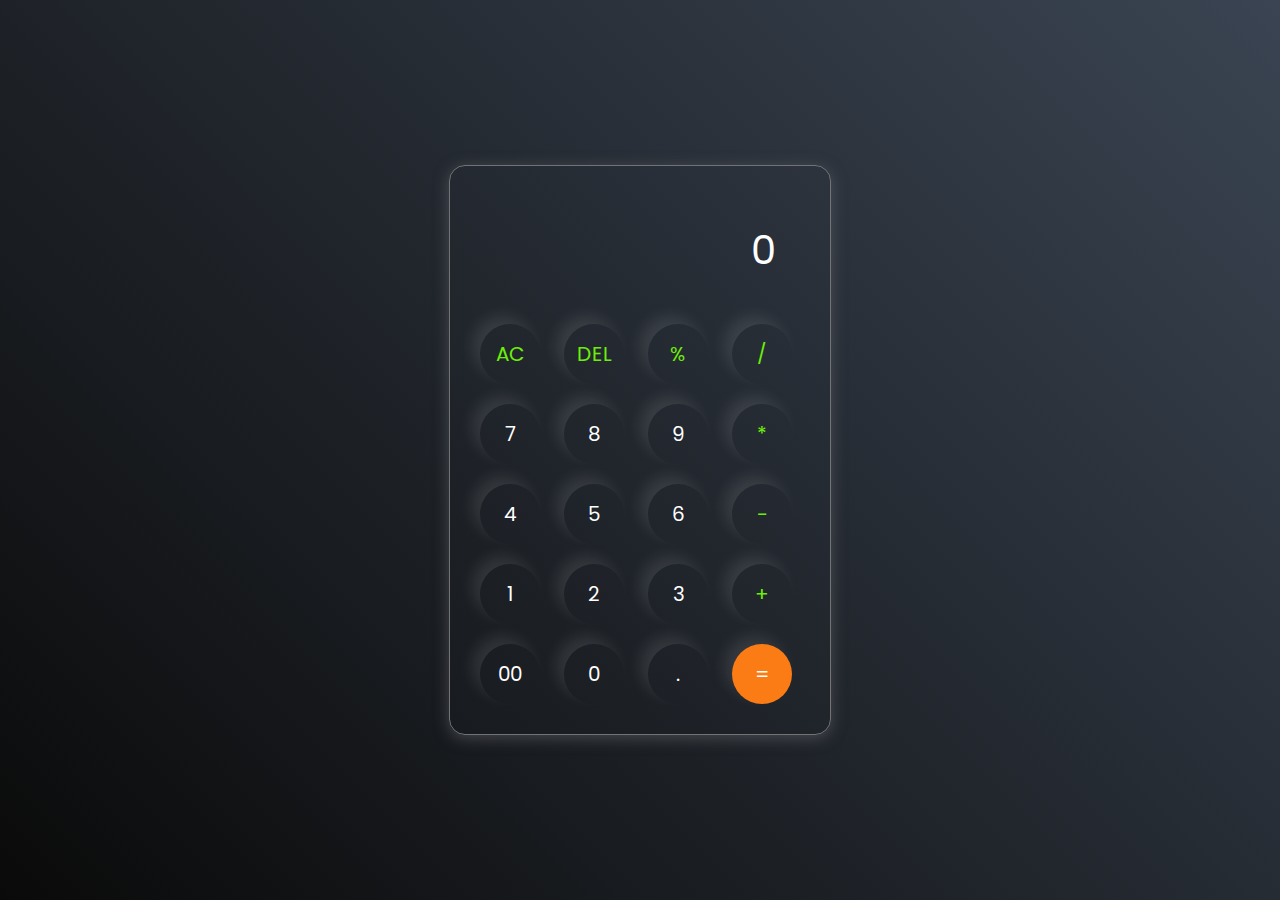
<file: calculator.html>
<!DOCTYPE html>
<html lang="en">
  <head>
    <meta charset="UTF-8" />
    <meta http-equiv="X-UA-Compatible" content="IE=edge" />
    <meta name="viewport" content="width=device-width, initial-scale=1.0" />
    <link rel="stylesheet" href="calculator.css"/>
    <title>Calculator - By Code Traversal</title>
  </head>
  <body>
    <div class="container">
      <div class="calculator">
        <input type="text" id="inputBox" placeholder="0" />
        <div>
          <button class="button operator">AC</button>
          <button class="button operator">DEL</button>
          <button class="button operator">%</button>
          <button class="button operator">/</button>
        </div>
        <div>
          <button class="button">7</button>
          <button class="button">8</button>
          <button class="button">9</button>
          <button class="button operator">*</button>
        </div>
        <div>
          <button class="button">4</button>
          <button class="button">5</button>
          <button class="button">6</button>
          <button class="button operator">-</button>
        </div>
        <div>
          <button class="button">1</button>
          <button class="button">2</button>
          <button class="button">3</button>
          <button class="button operator">+</button>
        </div>

        <div>
          <button class="button">00</button>
          <button class="button">0</button>
          <button class="button">.</button>
          <button class="button equalBtn">=</button>
        </div>
      </div>
    </div>

    <script src="calculator.js"></script>
  </body>
</html>
</file>
<file: calculator.css>
@import url('https://fonts.googleapis.com/css2?family=Poppins:wght@500&display=swap');

*{
    margin: 0;
    padding: 0;
    box-sizing: border-box;
    font-family: 'Poppins', sans-serif;
}

body{
    width: 100%;
    height: 100vh;
    display: flex;
    justify-content: center;
    align-items: center;
    background: linear-gradient(45deg, #0a0a0a, #3a4452);
}

.calculator{
    border: 1px solid #717377;
    padding: 20px;
    border-radius: 16px;
    background: transparent;
    box-shadow: 0px 3px 15px rgba(113, 115, 119, 0.5);

}

input{
    width: 320px;
    border: none;
    padding: 24px;
    margin: 10px;
    background: transparent;
    box-shadow: 0px 3px 15px rgbs(84, 84, 84, 0.1);
    font-size: 40px;
    text-align: right;
    cursor: pointer;
    color: #ffffff;
}

input::placeholder{
    color: #ffffff;
}

button{
    border: none;
    width: 60px;
    height: 60px;
    margin: 10px;
    border-radius: 50%;
    background: transparent;
    color: #ffffff;
    font-size: 20px;
    box-shadow: -8px -8px 15px rgba(255, 255, 255, 0.1);
    cursor: pointer;
}

.equalBtn{
    background-color: #fb7c14;
}

.operator{
    color: #6dee0a;
}
</file>
